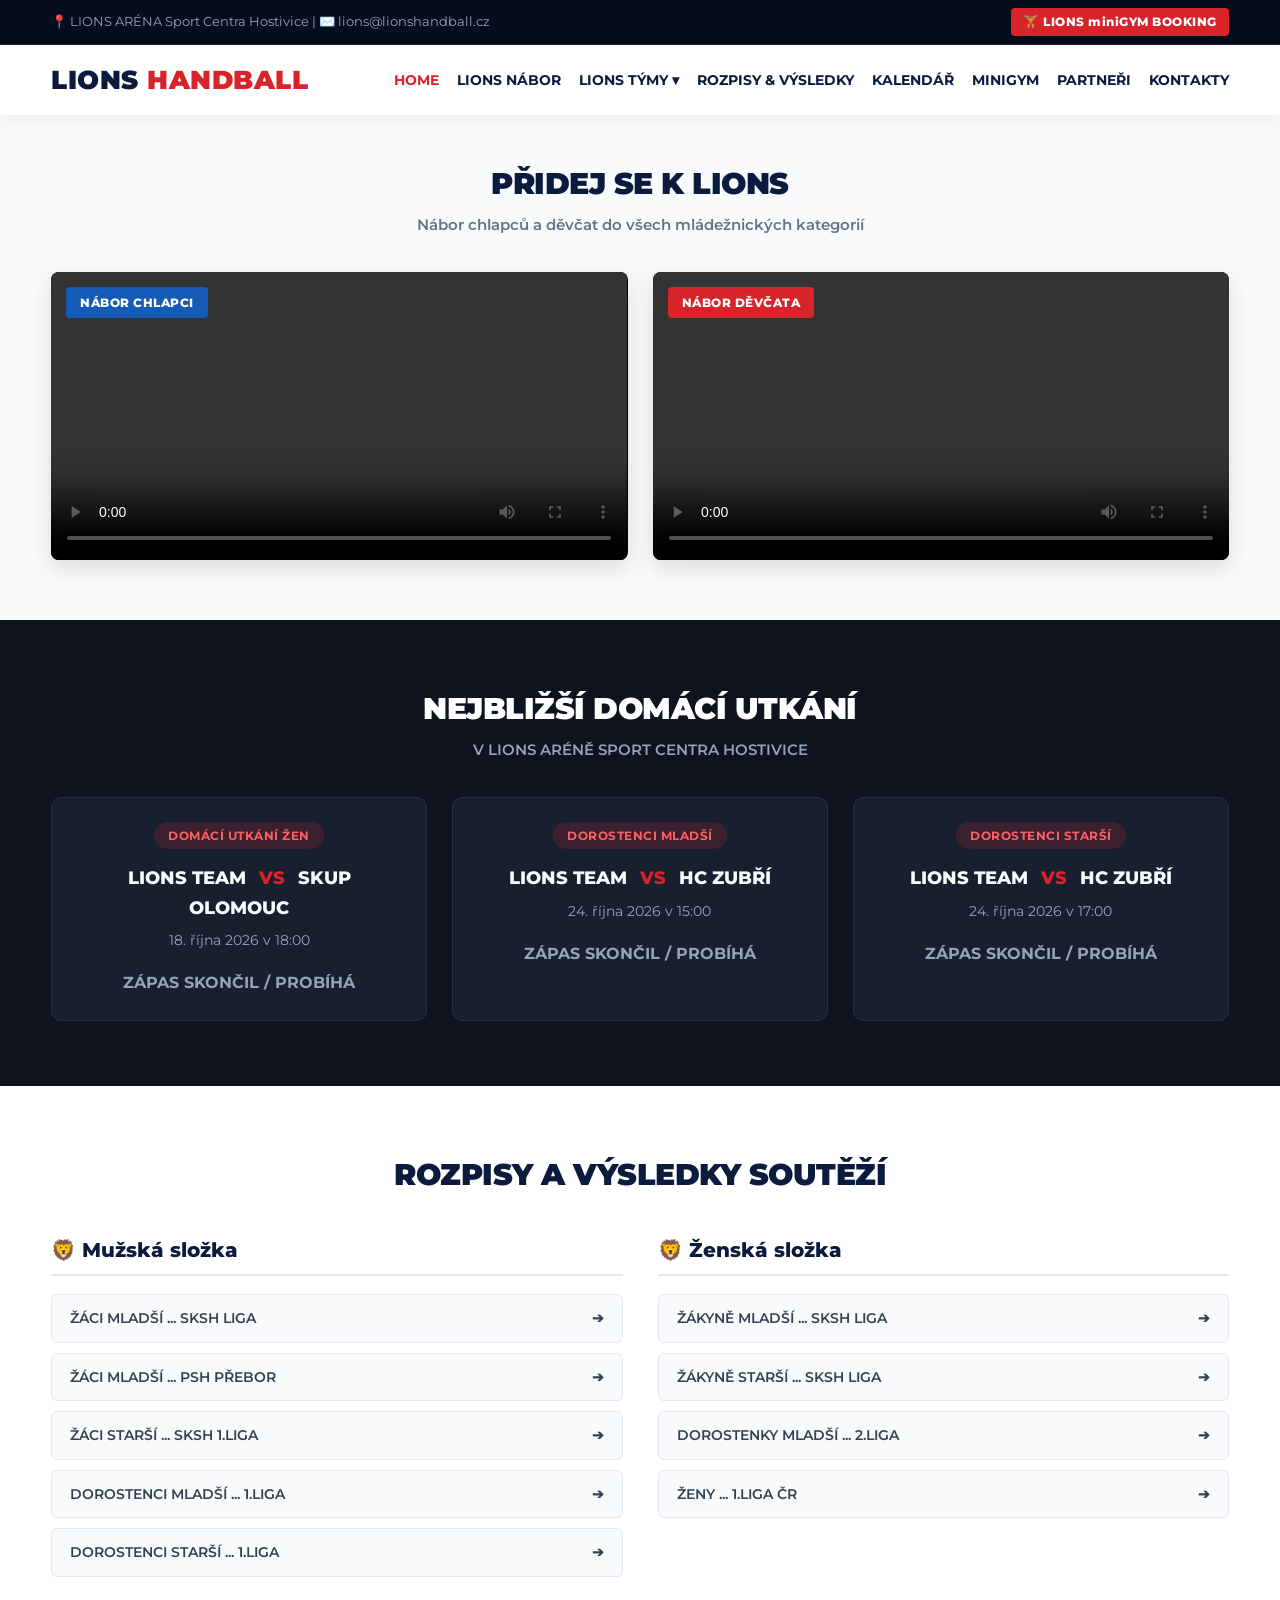
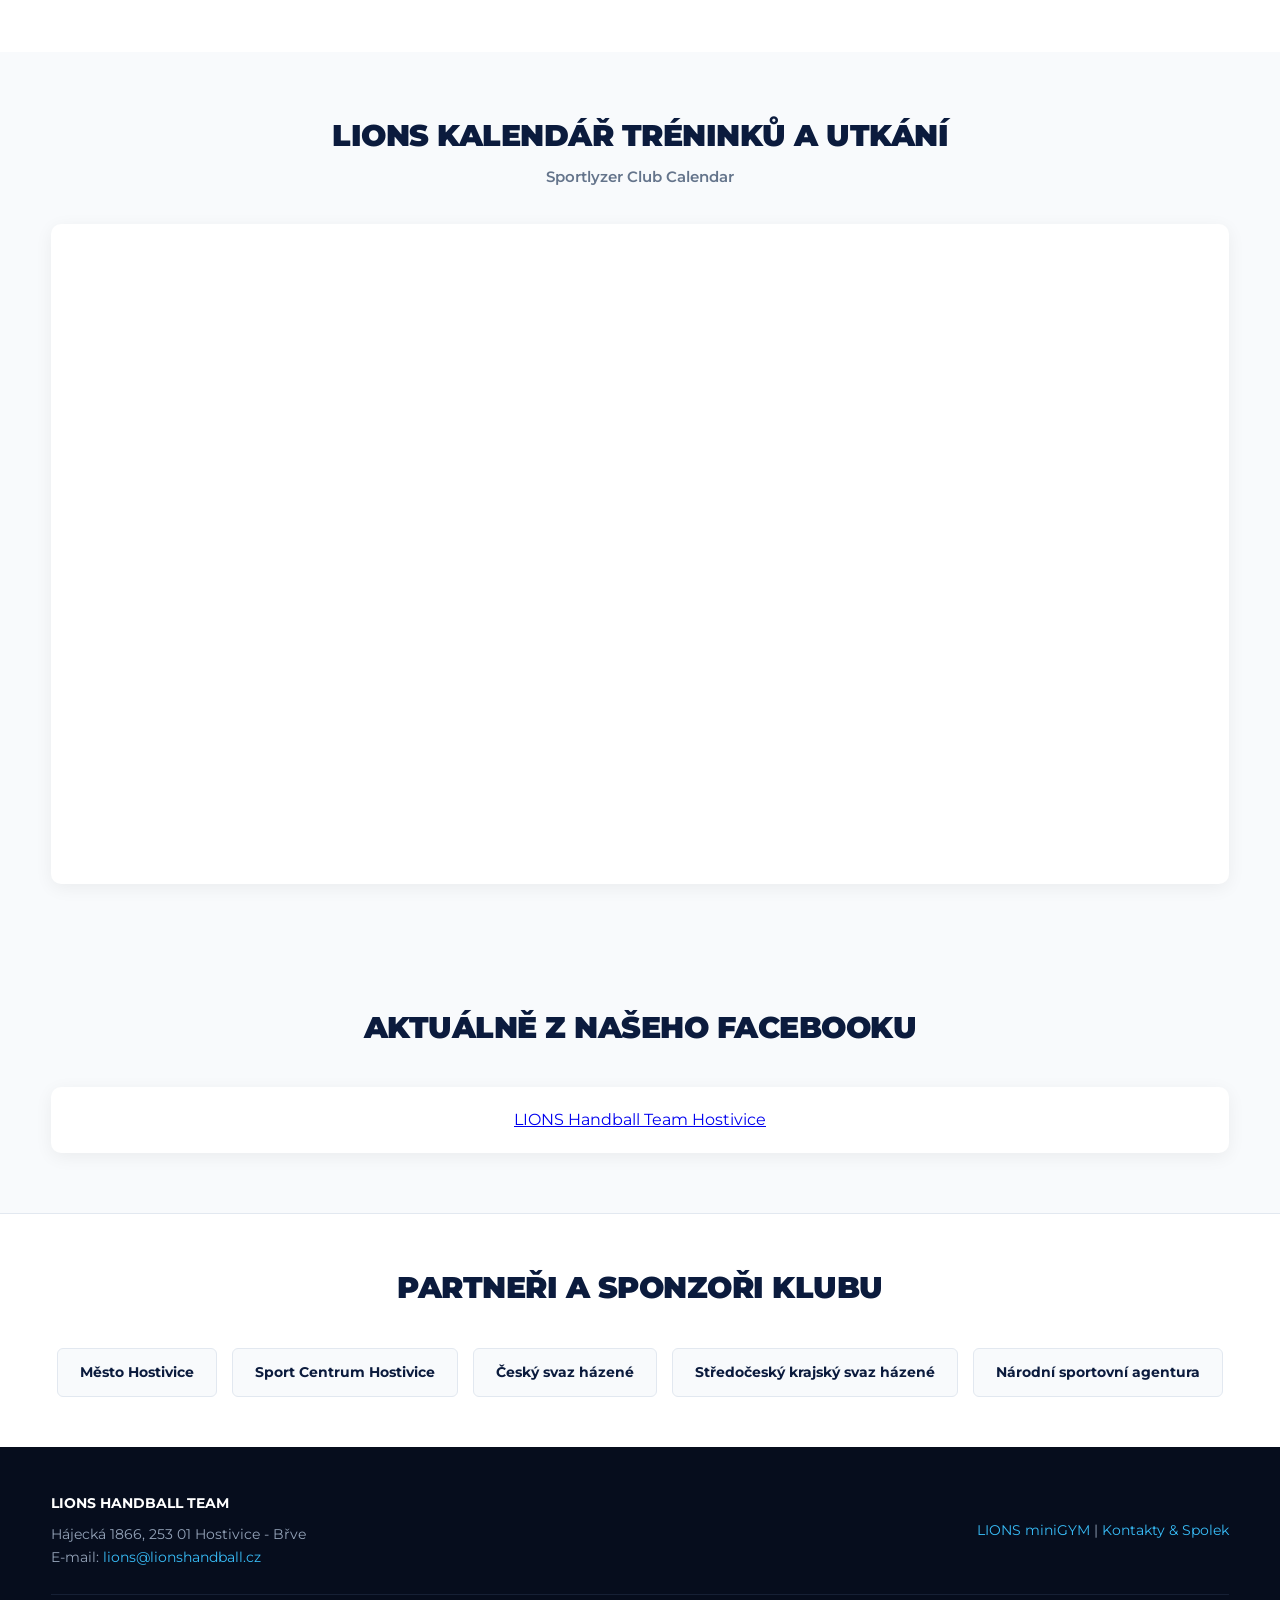
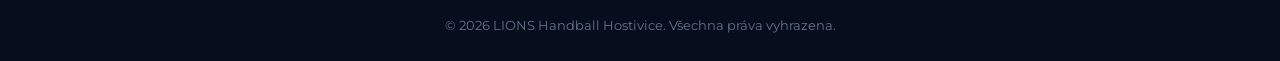
<file: _old-prototype/index.html>
<!DOCTYPE html>
<html lang="cs">
<head>
  <meta charset="UTF-8">
  <meta name="viewport" content="width=device-width, initial-scale=1.0">
  <title>LIONS Handball Team Hostivice | Oficiální web</title>
  <link rel="stylesheet" href="style.css">
  <link rel="preconnect" href="https://fonts.googleapis.com">
  <link rel="preconnect" href="https://fonts.gstatic.com" crossorigin>
  <link href="https://fonts.googleapis.com/css2?family=Montserrat:wght@400;600;700;800;900&display=swap" rel="stylesheet">
</head>
<body>

  <div id="fb-root"></div>
  <script async defer crossorigin="anonymous" src="https://connect.facebook.net/cs_CZ/sdk.js#xfbml=1&version=v19.0"></script>

  <!-- Horní lišta s tlačítkem na LIONS miniGYM booking -->
  <div class="top-bar">
    <div class="container top-bar-content">
      <span>📍 LIONS ARÉNA Sport Centra Hostivice | ✉️ lions@lionshandball.cz</span>
      <a href="minigym.html" class="gym-booking-btn">🏋️ LIONS miniGYM BOOKING</a>
    </div>
  </div>

  <!-- Hlavní navigace -->
  <header class="site-header">
    <div class="container header-inner">
      <div class="brand">
        <a href="index.html" class="logo-text">LIONS <span>HANDBALL</span></a>
      </div>

      <nav class="main-nav">
        <ul>
          <li><a href="index.html" class="active">HOME</a></li>
          <li><a href="nabor.html">LIONS NÁBOR</a></li>
          <li class="has-dropdown">
            <a href="tymy.html">LIONS TÝMY ▾</a>
            <ul class="dropdown">
              <li><a href="tymy.html#pripravka">Přípravka Hostivice</a></li>
              <li><a href="tymy.html#mini">MINIžactvo Hostivice</a></li>
              <li><a href="tymy.html#mlzaci">Žákyně a Žáci mladší</a></li>
              <li><a href="tymy.html#stzaci">Žákyně a Žáci starší</a></li>
              <li><a href="tymy.html#dorost">Dorostenci a Dorostenky</a></li>
              <li><a href="tymy.html#zeny">ŽENY (1. Liga ČR)</a></li>
            </ul>
          </li>
          <li><a href="#vysledky">ROZPISY & VÝSLEDKY</a></li>
          <li><a href="#kalendar">KALENDÁŘ</a></li>
          <li><a href="minigym.html">MINIGYM</a></li>
          <li><a href="partneri.html">PARTNEŘI</a></li>
          <li><a href="kontakt.html">KONTAKTY</a></li>
        </ul>
      </nav>
    </div>
  </header>

  <!-- Hero sekce s náborovými videi -->
  <section id="nabor" class="hero-section">
    <div class="container">
      <div class="section-title">
        <h2>PŘIDEJ SE K LIONS</h2>
        <p>Nábor chlapců a děvčat do všech mládežnických kategorií</p>
      </div>

      <div class="videos-grid">
        <div class="video-card">
          <div class="badge badge-blue">NÁBOR CHLAPCI</div>
          <video controls preload="metadata">
            <source src="https://www.lionshandball.cz/wp-content/uploads/2019/04/LIONS-NABOR-CHLAPCI-2026.mp4" type="video/mp4">
            Váš prohlížeč nepodporuje přehrávání videa.
          </video>
        </div>

        <div class="video-card">
          <div class="badge badge-red">NÁBOR DĚVČATA</div>
          <video controls preload="metadata">
            <source src="https://www.lionshandball.cz/wp-content/uploads/2019/04/LIONS-NABOR-DEVCATA-2026.mp4" type="video/mp4">
            Váš prohlížeč nepodporuje přehrávání videa.
          </video>
        </div>
      </div>
    </div>
  </section>

  <!-- Sekce zápasů s countdownem -->
  <section class="matches-section">
    <div class="container">
      <div class="section-title light">
        <h2>NEJBLIŽŠÍ DOMÁCÍ UTKÁNÍ</h2>
        <p>V LIONS ARÉNĚ SPORT CENTRA HOSTIVICE</p>
      </div>

      <div class="matches-grid" id="matchesContainer">
        <p style="text-align: center; color: #94a3b8; width: 100%;">Načítám zápasy z databáze...</p>
      </div>
    </div>
  </section>

  <!-- Rozpisy a výsledky -->
  <section id="vysledky" class="results-section">
    <div class="container">
      <div class="section-title">
        <h2>ROZPISY A VÝSLEDKY SOUTĚŽÍ</h2>
      </div>

      <div class="results-columns">
        <div class="results-col">
          <h3>🦁 Mužská složka</h3>
          <ul class="link-list">
            <li><a href="https://www.handball.cz/" target="_blank">ŽÁCI MLADŠÍ ... SKSH LIGA <span>➔</span></a></li>
            <li><a href="https://www.handball.cz/" target="_blank">ŽÁCI MLADŠÍ ... PSH PŘEBOR <span>➔</span></a></li>
            <li><a href="https://www.handball.cz/" target="_blank">ŽÁCI STARŠÍ ... SKSH 1.LIGA <span>➔</span></a></li>
            <li><a href="https://www.handball.cz/" target="_blank">DOROSTENCI MLADŠÍ ... 1.LIGA <span>➔</span></a></li>
            <li><a href="https://www.handball.cz/" target="_blank">DOROSTENCI STARŠÍ ... 1.LIGA <span>➔</span></a></li>
          </ul>
        </div>

        <div class="results-col">
          <h3>🦁 Ženská složka</h3>
          <ul class="link-list">
            <li><a href="https://www.handball.cz/" target="_blank">ŽÁKYNĚ MLADŠÍ ... SKSH LIGA <span>➔</span></a></li>
            <li><a href="https://www.handball.cz/" target="_blank">ŽÁKYNĚ STARŠÍ ... SKSH LIGA <span>➔</span></a></li>
            <li><a href="https://www.handball.cz/" target="_blank">DOROSTENKY MLADŠÍ ... 2.LIGA <span>➔</span></a></li>
            <li><a href="https://www.handball.cz/" target="_blank">ŽENY ... 1.LIGA ČR <span>➔</span></a></li>
          </ul>
        </div>
      </div>
    </div>
  </section>

  <!-- Kalendář Sportlyzer -->
  <section id="kalendar" class="calendar-section">
    <div class="container">
      <div class="section-title">
        <h2>LIONS KALENDÁŘ TRÉNINKŮ A UTKÁNÍ</h2>
        <p>Sportlyzer Club Calendar</p>
      </div>
      <div class="calendar-wrapper">
        <iframe 
          src="https://www.sportlyzer.com/calendar/widget/lionshandball" 
          width="100%" 
          height="620" 
          frameborder="0"
          loading="lazy">
        </iframe>
      </div>
    </div>
  </section>

  <!-- Facebook Social Feed -->
  <section class="social-section">
    <div class="container">
      <div class="section-title">
        <h2>AKTUÁLNĚ Z NAŠEHO FACEBOOKU</h2>
      </div>
      <div class="fb-wrapper">
        <div class="fb-page" 
             data-href="https://www.facebook.com/lionshandballhostivice" 
             data-tabs="timeline" 
             data-width="500" 
             data-height="700" 
             data-small-header="false" 
             data-adapt-container-width="true" 
             data-hide-cover="false" 
             data-show-facepile="true">
          <blockquote cite="https://www.facebook.com/lionshandballhostivice" class="fb-xfbml-parse-ignore">
            <a href="https://www.facebook.com/lionshandballhostivice">LIONS Handball Team Hostivice</a>
          </blockquote>
        </div>
      </div>
    </div>
  </section>

  <!-- Partneři -->
  <section class="partners-section">
    <div class="container">
      <div class="section-title">
        <h2>PARTNEŘI A SPONZOŘI KLUBU</h2>
      </div>
      <div class="partners-grid">
        <div class="partner-item">Město Hostivice</div>
        <div class="partner-item">Sport Centrum Hostivice</div>
        <div class="partner-item">Český svaz házené</div>
        <div class="partner-item">Středočeský krajský svaz házené</div>
        <div class="partner-item">Národní sportovní agentura</div>
      </div>
    </div>
  </section>

  <!-- Patička -->
  <footer class="site-footer">
    <div class="container">
      <div class="footer-content">
        <div class="footer-col">
          <h4>LIONS HANDBALL TEAM</h4>
          <p>Hájecká 1866, 253 01 Hostivice - Břve</p>
          <p>E-mail: <a href="mailto:lions@lionshandball.cz">lions@lionshandball.cz</a></p>
        </div>
        <div class="footer-col">
          <p><a href="minigym.html">LIONS miniGYM</a> | <a href="kontakt.html">Kontakty & Spolek</a></p>
        </div>
      </div>
      <div class="footer-bottom">
        &copy; 2026 LIONS Handball Hostivice. Všechna práva vyhrazena.
      </div>
    </div>
  </footer>

  <script src="main.js"></script>
</body>
</html>
</file>
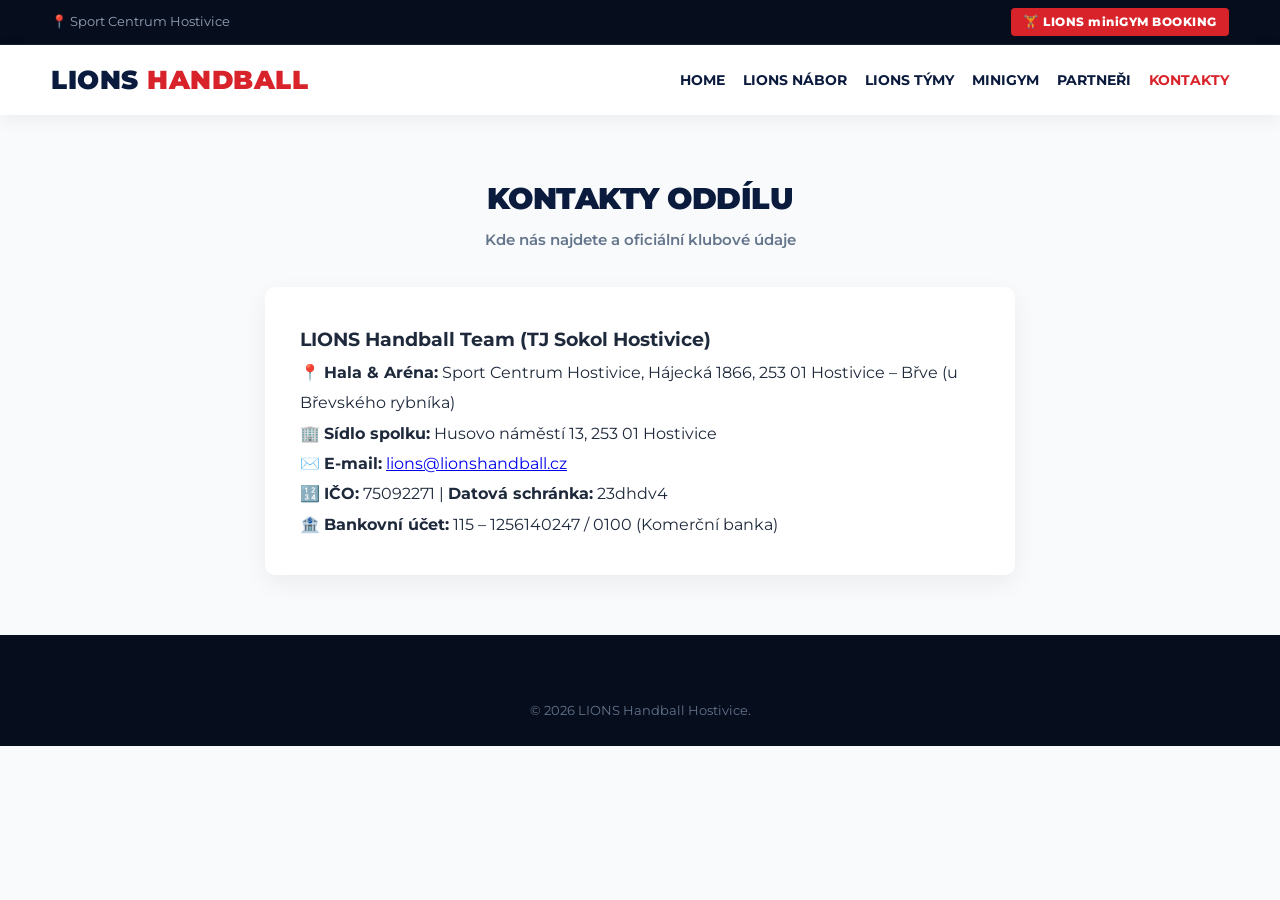
<file: _old-prototype/kontakt.html>
<!DOCTYPE html>
<html lang="cs">
<head>
  <meta charset="UTF-8"><title>Kontakty | lionshandball.cz</title>
  <link rel="stylesheet" href="style.css">
  <link href="https://fonts.googleapis.com/css2?family=Montserrat:wght@400;600;700;800;900&display=swap" rel="stylesheet">
</head>
<body>
  <div class="top-bar"><div class="container top-bar-content"><span>📍 Sport Centrum Hostivice</span><a href="minigym.html" class="gym-booking-btn">🏋️ LIONS miniGYM BOOKING</a></div></div>
  <header class="site-header"><div class="container header-inner"><div class="brand"><a href="index.html" class="logo-text">LIONS <span>HANDBALL</span></a></div><nav class="main-nav"><ul><li><a href="index.html">HOME</a></li><li><a href="nabor.html">LIONS NÁBOR</a></li><li><a href="tymy.html">LIONS TÝMY</a></li><li><a href="minigym.html">MINIGYM</a></li><li><a href="partneri.html">PARTNEŘI</a></li><li><a href="kontakt.html" class="active">KONTAKTY</a></li></ul></nav></div></header>

  <section style="padding:60px 0;"><div class="container"><div class="section-title"><h2>KONTAKTY ODDÍLU</h2><p>Kde nás najdete a oficiální klubové údaje</p></div>
  <div class="form-card" style="line-height:1.9;">
    <h3>LIONS Handball Team (TJ Sokol Hostivice)</h3>
    <p>📍 <strong>Hala & Aréna:</strong> Sport Centrum Hostivice, Hájecká 1866, 253 01 Hostivice – Břve (u Břevského rybníka)</p>
    <p>🏢 <strong>Sídlo spolku:</strong> Husovo náměstí 13, 253 01 Hostivice</p>
    <p>✉️ <strong>E-mail:</strong> <a href="mailto:lions@lionshandball.cz">lions@lionshandball.cz</a></p>
    <p>🔢 <strong>IČO:</strong> 75092271 | <strong>Datová schránka:</strong> 23dhdv4</p>
    <p>🏦 <strong>Bankovní účet:</strong> 115 – 1256140247 / 0100 (Komerční banka)</p>
  </div></div></section>
  <footer class="site-footer"><div class="container footer-bottom">&copy; 2026 LIONS Handball Hostivice.</div></footer>
</body></html>
</file>
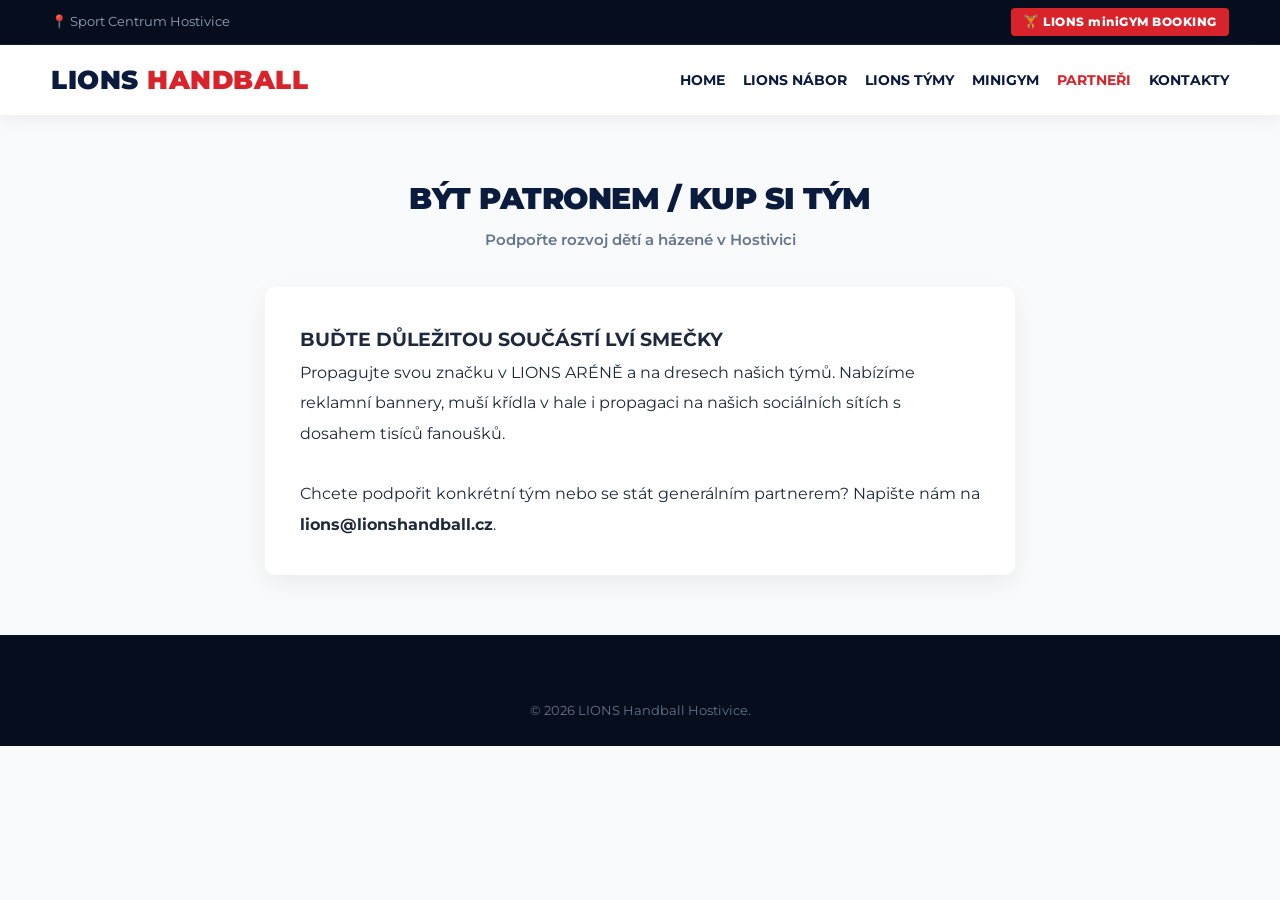
<file: _old-prototype/partneri.html>
<!DOCTYPE html>
<html lang="cs">
<head>
  <meta charset="UTF-8"><title>Partneři | lionshandball.cz</title>
  <link rel="stylesheet" href="style.css">
  <link href="https://fonts.googleapis.com/css2?family=Montserrat:wght@400;600;700;800;900&display=swap" rel="stylesheet">
</head>
<body>
  <div class="top-bar"><div class="container top-bar-content"><span>📍 Sport Centrum Hostivice</span><a href="minigym.html" class="gym-booking-btn">🏋️ LIONS miniGYM BOOKING</a></div></div>
  <header class="site-header"><div class="container header-inner"><div class="brand"><a href="index.html" class="logo-text">LIONS <span>HANDBALL</span></a></div><nav class="main-nav"><ul><li><a href="index.html">HOME</a></li><li><a href="nabor.html">LIONS NÁBOR</a></li><li><a href="tymy.html">LIONS TÝMY</a></li><li><a href="minigym.html">MINIGYM</a></li><li><a href="partneri.html" class="active">PARTNEŘI</a></li><li><a href="kontakt.html">KONTAKTY</a></li></ul></nav></div></header>

  <section style="padding:60px 0;"><div class="container"><div class="section-title"><h2>BÝT PATRONEM / KUP SI TÝM</h2><p>Podpořte rozvoj dětí a házené v Hostivici</p></div>
  <div class="form-card" style="line-height:1.9;">
    <h3>BUĎTE DŮLEŽITOU SOUČÁSTÍ LVÍ SMEČKY</h3>
    <p>Propagujte svou značku v LIONS ARÉNĚ a na dresech našich týmů. Nabízíme reklamní bannery, muší křídla v hale i propagaci na našich sociálních sítích s dosahem tisíců fanoušků.</p><br>
    <p>Chcete podpořit konkrétní tým nebo se stát generálním partnerem? Napište nám na <strong>lions@lionshandball.cz</strong>.</p>
  </div></div></section>
  <footer class="site-footer"><div class="container footer-bottom">&copy; 2026 LIONS Handball Hostivice.</div></footer>
</body></html>
</file>
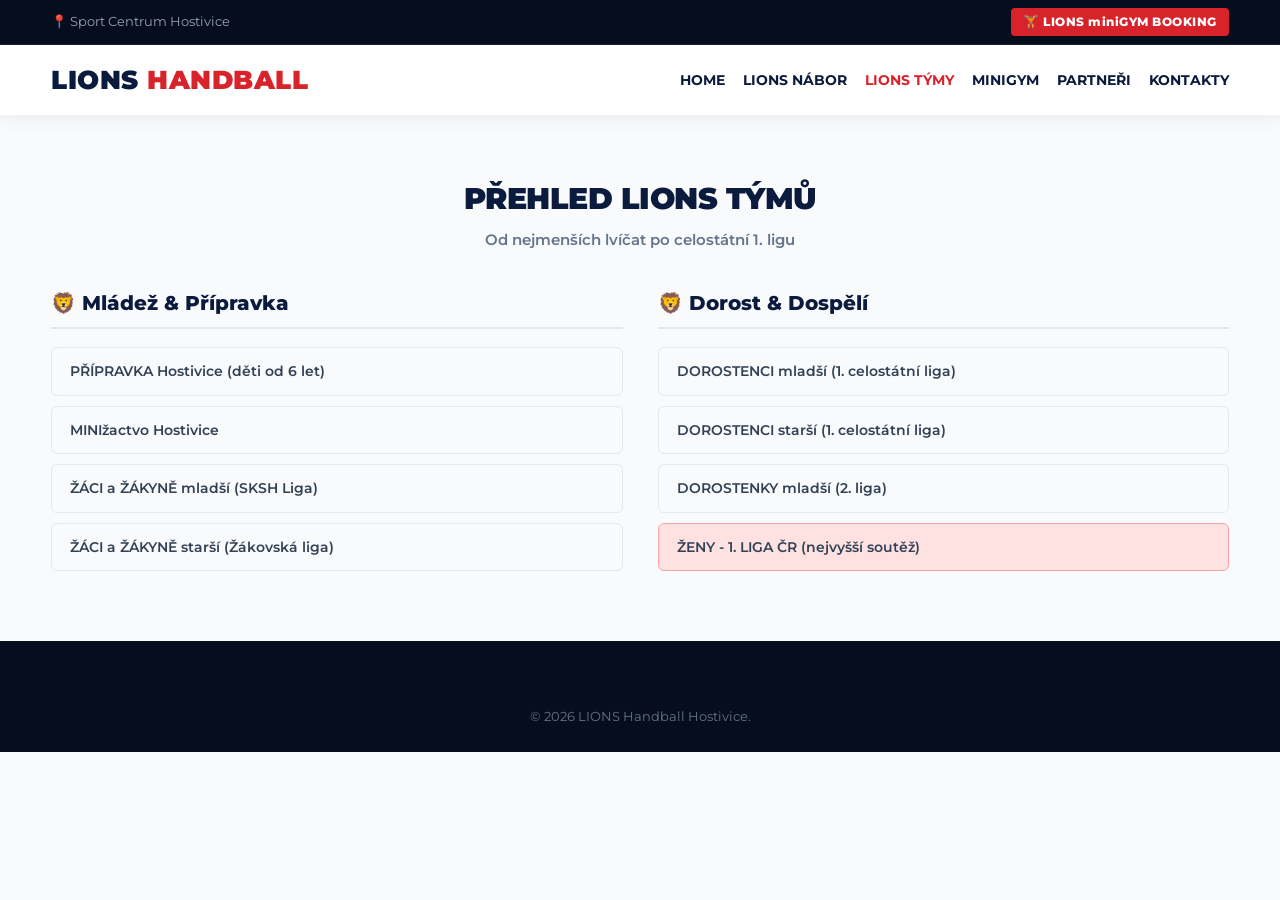
<file: _old-prototype/tymy.html>
<!DOCTYPE html>
<html lang="cs">
<head>
  <meta charset="UTF-8"><title>LIONS Týmy | lionshandball.cz</title>
  <link rel="stylesheet" href="style.css">
  <link href="https://fonts.googleapis.com/css2?family=Montserrat:wght@400;600;700;800;900&display=swap" rel="stylesheet">
</head>
<body>
  <div class="top-bar"><div class="container top-bar-content"><span>📍 Sport Centrum Hostivice</span><a href="minigym.html" class="gym-booking-btn">🏋️ LIONS miniGYM BOOKING</a></div></div>
  <header class="site-header"><div class="container header-inner"><div class="brand"><a href="index.html" class="logo-text">LIONS <span>HANDBALL</span></a></div><nav class="main-nav"><ul><li><a href="index.html">HOME</a></li><li><a href="nabor.html">LIONS NÁBOR</a></li><li><a href="tymy.html" class="active">LIONS TÝMY</a></li><li><a href="minigym.html">MINIGYM</a></li><li><a href="partneri.html">PARTNEŘI</a></li><li><a href="kontakt.html">KONTAKTY</a></li></ul></nav></div></header>

  <section style="padding:60px 0;"><div class="container"><div class="section-title"><h2>PŘEHLED LIONS TÝMŮ</h2><p>Od nejmenších lvíčat po celostátní 1. ligu</p></div>
  <div class="results-columns">
    <div class="results-col">
      <h3>🦁 Mládež & Přípravka</h3>
      <ul class="link-list">
        <li id="pripravka"><a href="#">PŘÍPRAVKA Hostivice (děti od 6 let)</a></li>
        <li id="mini"><a href="#">MINIžactvo Hostivice</a></li>
        <li id="mlzaci"><a href="#">ŽÁCI a ŽÁKYNĚ mladší (SKSH Liga)</a></li>
        <li id="stzaci"><a href="#">ŽÁCI a ŽÁKYNĚ starší (Žákovská liga)</a></li>
      </ul>
    </div>
    <div class="results-col">
      <h3>🦁 Dorost & Dospělí</h3>
      <ul class="link-list">
        <li id="dorost"><a href="#">DOROSTENCI mladší (1. celostátní liga)</a></li>
        <li><a href="#">DOROSTENCI starší (1. celostátní liga)</a></li>
        <li><a href="#">DOROSTENKY mladší (2. liga)</a></li>
        <li id="zeny"><a href="#" style="background:#fee2e2; border-color:#fca5a5;">ŽENY - 1. LIGA ČR (nejvyšší soutěž)</a></li>
      </ul>
    </div>
  </div></div></section>
  <footer class="site-footer"><div class="container footer-bottom">&copy; 2026 LIONS Handball Hostivice.</div></footer>
</body></html>
</file>
<file: _old-prototype/style.css>
:root {
    --primary-blue: #0b1b3d;
    --header-blue: #0d1e44;
    --accent-blue: #155bb5;
    --lion-red: #d9232a;
    --lion-red-hover: #b81b21;
    --dark-bg: #0e131d;
    --card-bg: #182030;
    --border-dark: #242f46;
    --text-dark: #1e293b;
    --text-light: #f8fafc;
    --text-muted: #94a3b8;
  }
  
  * {
    margin: 0;
    padding: 0;
    box-sizing: border-box;
    font-family: 'Montserrat', sans-serif;
  }
  
  body {
    background-color: #f8fafc;
    color: var(--text-dark);
    line-height: 1.6;
  }
  
  .container {
    width: 92%;
    max-width: 1240px;
    margin: 0 auto;
  }
  
  /* TOP LIŠTA */
  .top-bar {
    background: #060d1d;
    color: #94a3b8;
    font-size: 0.82rem;
    padding: 8px 0;
    border-bottom: 1px solid #162035;
  }
  .top-bar-content {
    display: flex;
    justify-content: space-between;
    align-items: center;
  }
  .gym-booking-btn {
    background: var(--lion-red);
    color: #fff !important;
    text-decoration: none;
    font-weight: 800;
    padding: 4px 12px;
    border-radius: 4px;
    font-size: 0.78rem;
    letter-spacing: 0.5px;
    transition: background 0.2s;
  }
  .gym-booking-btn:hover {
    background: var(--lion-red-hover);
  }
  
  /* HLAVNÍ NAVIGACE */
  .site-header {
    background: #ffffff;
    box-shadow: 0 4px 18px rgba(0,0,0,0.06);
    position: sticky;
    top: 0;
    z-index: 1000;
  }
  .header-inner {
    display: flex;
    justify-content: space-between;
    align-items: center;
    padding: 14px 0;
  }
  .logo-text {
    font-size: 1.65rem;
    font-weight: 900;
    color: var(--primary-blue);
    text-decoration: none;
    letter-spacing: 0.5px;
  }
  .logo-text span {
    color: var(--lion-red);
  }
  
  .main-nav > ul {
    display: flex;
    list-style: none;
    gap: 18px;
    align-items: center;
  }
  .main-nav a {
    text-decoration: none;
    color: var(--primary-blue);
    font-weight: 700;
    font-size: 0.85rem;
    padding: 6px 0;
    transition: color 0.2s ease;
  }
  .main-nav a:hover, .main-nav a.active {
    color: var(--lion-red);
  }
  
  /* DROPDOWN MENU */
  .has-dropdown {
    position: relative;
  }
  .dropdown {
    display: none !important;
    position: absolute;
    top: 100%;
    left: 0;
    background: #ffffff;
    min-width: 250px;
    box-shadow: 0 12px 30px rgba(0,0,0,0.15);
    border-radius: 6px;
    padding: 8px 0;
    list-style: none;
    flex-direction: column !important;
    z-index: 1001;
    border-top: 3px solid var(--lion-red);
  }
  .has-dropdown:hover .dropdown {
    display: flex !important;
  }
  .dropdown li {
    width: 100%;
  }
  .dropdown li a {
    display: block;
    padding: 10px 18px;
    color: #334155;
    font-size: 0.85rem;
    font-weight: 600;
    transition: all 0.2s;
    white-space: nowrap;
  }
  .dropdown li a:hover {
    background: #f1f5f9;
    color: var(--lion-red);
    padding-left: 22px;
  }
  
  /* TITULKY SEKCE */
  .section-title {
    text-align: center;
    margin-bottom: 35px;
  }
  .section-title h2 {
    font-size: 1.9rem;
    font-weight: 900;
    color: var(--primary-blue);
    letter-spacing: -0.5px;
  }
  .section-title p {
    color: #64748b;
    font-weight: 600;
    font-size: 0.95rem;
    margin-top: 4px;
  }
  .section-title.light h2 { color: #ffffff; }
  .section-title.light p { color: var(--text-muted); }
  
  /* VIDEA */
  .hero-section { padding: 45px 0 60px; }
  .videos-grid {
    display: grid;
    grid-template-columns: repeat(auto-fit, minmax(320px, 1fr));
    gap: 25px;
  }
  .video-card {
    position: relative;
    background: #000;
    border-radius: 8px;
    overflow: hidden;
    box-shadow: 0 8px 24px rgba(0,0,0,0.12);
  }
  .video-card video {
    width: 100%;
    height: 100%;
    display: block;
  }
  .badge {
    position: absolute;
    top: 15px;
    left: 15px;
    color: white;
    padding: 6px 14px;
    border-radius: 4px;
    font-weight: 800;
    font-size: 0.75rem;
    letter-spacing: 0.5px;
    z-index: 10;
  }
  .badge-blue { background: var(--accent-blue); }
  .badge-red { background: var(--lion-red); }
  
  /* ZÁPASY A COUNTDOWN */
  .matches-section {
    background: var(--dark-bg);
    padding: 65px 0;
    color: var(--text-light);
  }
  .matches-grid {
    display: grid;
    grid-template-columns: repeat(auto-fit, minmax(310px, 1fr));
    gap: 25px;
  }
  .match-card {
    background: var(--card-bg);
    border: 1px solid var(--border-dark);
    border-radius: 10px;
    padding: 24px;
    text-align: center;
    transition: transform 0.2s, border-color 0.2s;
  }
  .match-card:hover {
    transform: translateY(-4px);
    border-color: #3b4d75;
  }
  .category-pill {
    display: inline-block;
    background: rgba(217, 35, 42, 0.18);
    color: #ff5e64;
    padding: 4px 14px;
    border-radius: 20px;
    font-size: 0.75rem;
    font-weight: 700;
    margin-bottom: 14px;
    letter-spacing: 0.5px;
  }
  .versus {
    font-size: 1.15rem;
    font-weight: 800;
    margin-bottom: 8px;
  }
  .versus .vs {
    color: var(--lion-red);
    margin: 0 8px;
  }
  .match-time-label {
    color: var(--text-muted);
    font-size: 0.85rem;
    margin-bottom: 18px;
  }
  
  .countdown {
    display: flex;
    justify-content: center;
    gap: 8px;
  }
  .time-box {
    background: #090e18;
    padding: 8px 12px;
    border-radius: 6px;
    min-width: 58px;
    border: 1px solid #1c263b;
  }
  .time-box span {
    display: block;
    font-size: 1.35rem;
    font-weight: 800;
    color: #fff;
  }
  .time-box small {
    font-size: 0.65rem;
    text-transform: uppercase;
    color: var(--text-muted);
  }
  
  /* ROZPISY A VÝSLEDKY */
  .results-section {
    padding: 65px 0;
    background: #ffffff;
  }
  .results-columns {
    display: grid;
    grid-template-columns: 1fr 1fr;
    gap: 35px;
  }
  .results-col h3 {
    font-size: 1.25rem;
    margin-bottom: 18px;
    color: var(--primary-blue);
    border-bottom: 2px solid #e2e8f0;
    padding-bottom: 8px;
    font-weight: 800;
  }
  .link-list { list-style: none; }
  .link-list li { margin-bottom: 10px; }
  .link-list a {
    display: flex;
    justify-content: space-between;
    background: #f8fafc;
    padding: 12px 18px;
    border-radius: 6px;
    border: 1px solid #e2e8f0;
    text-decoration: none;
    color: #334155;
    font-weight: 600;
    font-size: 0.88rem;
    transition: all 0.2s;
  }
  .link-list a:hover {
    background: var(--primary-blue);
    color: #ffffff;
    transform: translateX(4px);
  }
  
  /* KALENDÁŘ A SOCIAL */
  .calendar-section, .social-section {
    padding: 60px 0;
  }
  .calendar-wrapper, .fb-wrapper {
    background: #fff;
    border-radius: 10px;
    box-shadow: 0 4px 18px rgba(0,0,0,0.06);
    padding: 20px;
    display: flex;
    justify-content: center;
  }
  
  /* PARTNEŘI */
  .partners-section {
    padding: 50px 0;
    background: #ffffff;
    border-top: 1px solid #e2e8f0;
  }
  .partners-grid {
    display: flex;
    justify-content: center;
    align-items: center;
    flex-wrap: wrap;
    gap: 15px;
  }
  .partner-item {
    background: #f8fafc;
    border: 1px solid #e2e8f0;
    padding: 12px 22px;
    border-radius: 6px;
    font-weight: 700;
    color: var(--primary-blue);
    font-size: 0.9rem;
  }
  
  /* FORMULÁŘE (MINIGYM A KONTAKTY) */
  .form-card {
    max-width: 750px;
    margin: 0 auto;
    background: #ffffff;
    border-radius: 10px;
    padding: 35px;
    box-shadow: 0 8px 25px rgba(0,0,0,0.06);
  }
  .form-group {
    margin-bottom: 20px;
  }
  .form-group label {
    display: block;
    font-weight: 700;
    margin-bottom: 6px;
    font-size: 0.9rem;
    color: var(--primary-blue);
  }
  .form-group input, .form-group select, .form-group textarea {
    width: 100%;
    padding: 12px 16px;
    border: 1px solid #cbd5e1;
    border-radius: 6px;
    font-size: 0.95rem;
    font-family: inherit;
  }
  .form-group input:focus, .form-group select:focus, .form-group textarea:focus {
    outline: none;
    border-color: var(--accent-blue);
  }
  .form-row {
    display: grid;
    grid-template-columns: 1fr 1fr;
    gap: 20px;
  }
  .rules-box {
    background: #f1f5f9;
    border-left: 4px solid var(--lion-red);
    padding: 18px;
    border-radius: 6px;
    font-size: 0.88rem;
    margin-bottom: 25px;
  }
  .rules-box h4 {
    color: var(--primary-blue);
    margin-bottom: 8px;
    font-weight: 800;
  }
  .btn-submit {
    background: var(--lion-red);
    color: #ffffff;
    border: none;
    padding: 14px 28px;
    font-size: 1rem;
    font-weight: 800;
    border-radius: 6px;
    cursor: pointer;
    width: 100%;
    transition: background 0.2s;
  }
  .btn-submit:hover {
    background: var(--lion-red-hover);
  }
  
  /* FOOTER */
  .site-footer {
    background: #060d1d;
    color: #94a3b8;
    padding: 45px 0 25px;
    font-size: 0.9rem;
  }
  .footer-content {
    display: flex;
    justify-content: space-between;
    align-items: center;
    border-bottom: 1px solid #162035;
    padding-bottom: 25px;
  }
  .footer-col h4 { color: #fff; margin-bottom: 8px; }
  .footer-col a { color: #38bdf8; text-decoration: none; }
  .footer-bottom {
    text-align: center;
    padding-top: 20px;
    font-size: 0.82rem;
    color: #64748b;
  }
  
  @media (max-width: 820px) {
    .results-columns { grid-template-columns: 1fr; }
    .form-row { grid-template-columns: 1fr; }
    .header-inner { flex-direction: column; gap: 15px; }
    .main-nav ul { flex-wrap: wrap; justify-content: center; }
    .footer-content { flex-direction: column; gap: 20px; text-align: center; }
  }
</file>
